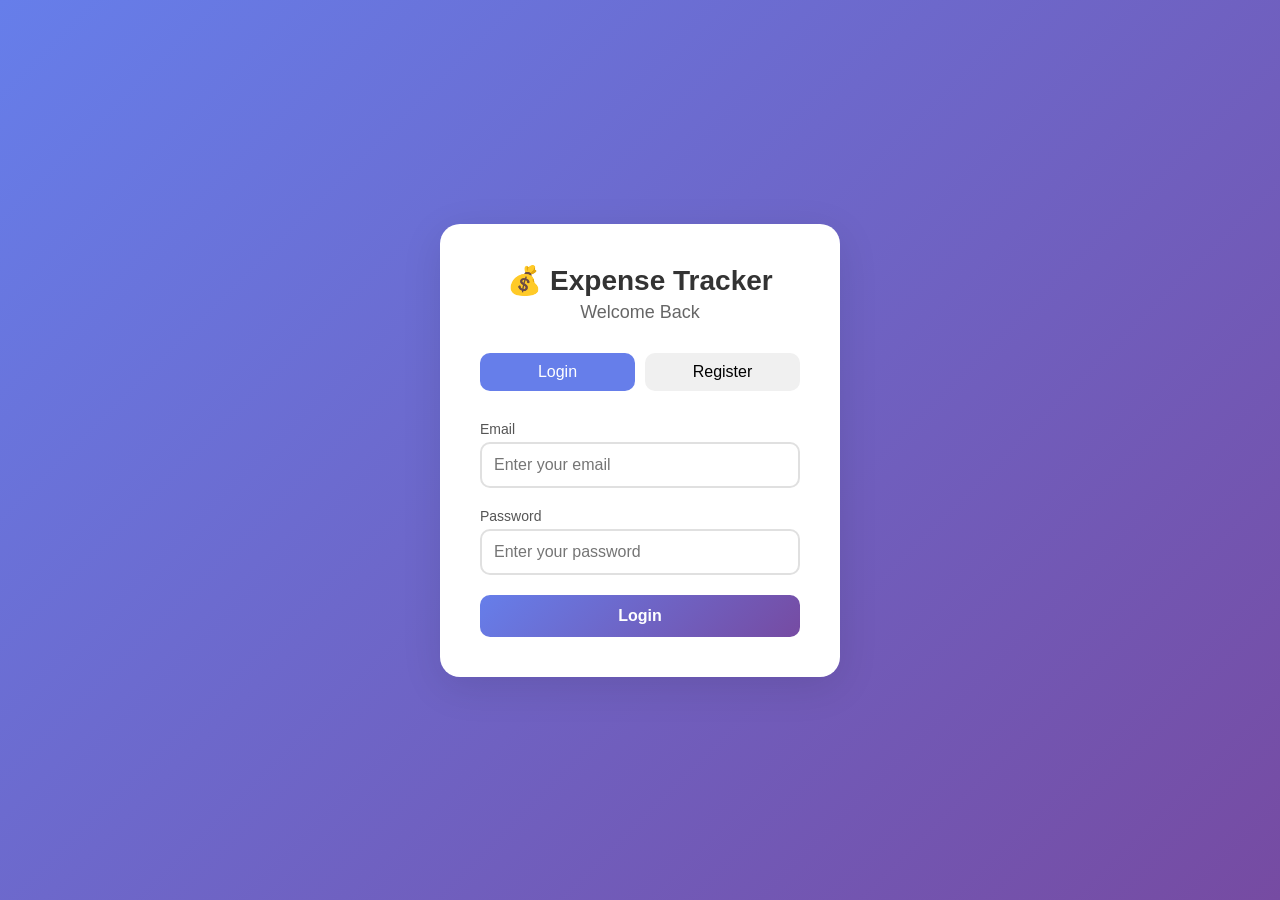
<file: frontend/index.html>
<!DOCTYPE html>
<html lang="en">
<head>
    <meta charset="UTF-8">
    <meta name="viewport" content="width=device-width, initial-scale=1.0">
    <title>Expense Tracker - Login</title>
    <link rel="stylesheet" href="styles.css">
</head>
<body>
    <div class="auth-container">
        <div class="auth-box">
            <h1>💰 Expense Tracker</h1>
            <h2>Welcome Back</h2>
            
            <div class="auth-tabs">
                <button class="tab-btn active" onclick="switchTab('login')">Login</button>
                <button class="tab-btn" onclick="switchTab('register')">Register</button>
            </div>

            <form id="loginForm" class="auth-form">
                <div class="form-group">
                    <label for="loginEmail">Email</label>
                    <input type="email" id="loginEmail" placeholder="Enter your email" required>
                </div>
                <div class="form-group">
                    <label for="loginPassword">Password</label>
                    <input type="password" id="loginPassword" placeholder="Enter your password" required>
                </div>
                <button type="submit" class="btn-primary">Login</button>
            </form>

            <form id="registerForm" class="auth-form hidden">
                <div class="form-group">
                    <label for="registerEmail">Email</label>
                    <input type="email" id="registerEmail" placeholder="Enter your email" required>
                </div>
                <div class="form-group">
                    <label for="registerPassword">Password</label>
                    <input type="password" id="registerPassword" placeholder="Create a password" required>
                </div>
                <div class="form-group">
                    <label for="registerConfirmPassword">Confirm Password</label>
                    <input type="password" id="registerConfirmPassword" placeholder="Confirm your password" required>
                </div>
                <button type="submit" class="btn-primary">Register</button>
            </form>

            <div id="message" class="message"></div>
        </div>
    </div>

    <script src="script.js"></script>
</body>
</html>
</file>
<file: frontend/styles.css>
* {
    margin: 0;
    padding: 0;
    box-sizing: border-box;
}

body {
    font-family: -apple-system, BlinkMacSystemFont, 'Segoe UI', Roboto, Oxygen, Ubuntu, sans-serif;
    background: linear-gradient(135deg, #667eea 0%, #764ba2 100%);
    min-height: 100vh;
    color: #333;
}

/* Auth Styles */
.auth-container {
    display: flex;
    justify-content: center;
    align-items: center;
    min-height: 100vh;
    padding: 20px;
}

.auth-box {
    background: white;
    padding: 40px;
    border-radius: 20px;
    box-shadow: 0 10px 40px rgba(0,0,0,0.1);
    width: 100%;
    max-width: 400px;
}

.auth-box h1 {
    text-align: center;
    font-size: 28px;
    margin-bottom: 5px;
    color: #333;
}

.auth-box h2 {
    text-align: center;
    font-size: 18px;
    font-weight: 400;
    color: #666;
    margin-bottom: 30px;
}

.auth-tabs {
    display: flex;
    gap: 10px;
    margin-bottom: 30px;
}

.tab-btn {
    flex: 1;
    padding: 10px;
    border: none;
    background: #f0f0f0;
    border-radius: 10px;
    cursor: pointer;
    font-size: 16px;
    font-weight: 500;
    transition: all 0.3s;
}

.tab-btn.active {
    background: #667eea;
    color: white;
}

.auth-form {
    display: flex;
    flex-direction: column;
    gap: 20px;
}

.auth-form.hidden {
    display: none;
}

.form-group {
    display: flex;
    flex-direction: column;
    gap: 5px;
}

.form-group label {
    font-weight: 500;
    font-size: 14px;
    color: #555;
}

.form-group input,
.form-group select {
    padding: 12px;
    border: 2px solid #e0e0e0;
    border-radius: 10px;
    font-size: 16px;
    transition: border-color 0.3s;
}

.form-group input:focus,
.form-group select:focus {
    outline: none;
    border-color: #667eea;
}

.btn-primary {
    padding: 12px;
    background: linear-gradient(135deg, #667eea 0%, #764ba2 100%);
    color: white;
    border: none;
    border-radius: 10px;
    font-size: 16px;
    font-weight: 600;
    cursor: pointer;
    transition: transform 0.2s, box-shadow 0.2s;
}

.btn-primary:hover {
    transform: translateY(-2px);
    box-shadow: 0 5px 20px rgba(102, 126, 234, 0.4);
}

.btn-secondary {
    padding: 10px 20px;
    background: #f0f0f0;
    color: #333;
    border: none;
    border-radius: 10px;
    font-size: 14px;
    font-weight: 500;
    cursor: pointer;
    transition: all 0.3s;
}

.btn-secondary:hover {
    background: #e0e0e0;
}

.message {
    margin-top: 20px;
    padding: 10px;
    border-radius: 10px;
    display: none;
}

.message.success {
    display: block;
    background: #d4edda;
    color: #155724;
    border: 1px solid #c3e6cb;
}

.message.error {
    display: block;
    background: #f8d7da;
    color: #721c24;
    border: 1px solid #f5c6cb;
}

/* Dashboard Styles */
.navbar {
    background: white;
    box-shadow: 0 2px 10px rgba(0,0,0,0.1);
    position: sticky;
    top: 0;
    z-index: 100;
}

.nav-container {
    max-width: 1200px;
    margin: 0 auto;
    padding: 15px 20px;
    display: flex;
    justify-content: space-between;
    align-items: center;
}

.nav-container h1 {
    font-size: 24px;
    color: #333;
}

.nav-links {
    display: flex;
    align-items: center;
    gap: 20px;
}

.user-email {
    color: #666;
    font-weight: 500;
}

.dashboard-container {
    max-width: 1200px;
    margin: 0 auto;
    padding: 20px;
}

.summary-cards {
    display: grid;
    grid-template-columns: repeat(auto-fit, minmax(200px, 1fr));
    gap: 20px;
    margin-bottom: 30px;
}

.card {
    background: white;
    padding: 20px;
    border-radius: 15px;
    box-shadow: 0 2px 10px rgba(0,0,0,0.05);
}

.card h3 {
    font-size: 14px;
    color: #666;
    margin-bottom: 10px;
}

.card p {
    font-size: 28px;
    font-weight: 700;
    color: #333;
}

.main-content {
    display: grid;
    grid-template-columns: 1fr 1fr;
    gap: 30px;
    margin-bottom: 30px;
}

.chart-container {
    background: white;
    padding: 20px;
    border-radius: 15px;
    box-shadow: 0 2px 10px rgba(0,0,0,0.05);
    height: 400px;
}

.chart-container h3 {
    margin-bottom: 20px;
}

.add-expense {
    background: white;
    padding: 20px;
    border-radius: 15px;
    box-shadow: 0 2px 10px rgba(0,0,0,0.05);
}

.add-expense h3 {
    margin-bottom: 20px;
}

.add-expense form {
    display: flex;
    flex-direction: column;
    gap: 15px;
}

.receipt-scanner {
    margin-top: 20px;
    padding-top: 20px;
    border-top: 2px solid #f0f0f0;
}

.receipt-scanner h4 {
    margin-bottom: 15px;
}

.receipt-scanner input[type="file"] {
    display: block;
    margin-bottom: 10px;
}

.scan-results {
    margin-top: 10px;
    padding: 10px;
    background: #f8f9fa;
    border-radius: 10px;
    display: none;
}

.scan-results.visible {
    display: block;
}

.expenses-list {
    background: white;
    padding: 20px;
    border-radius: 15px;
    box-shadow: 0 2px 10px rgba(0,0,0,0.05);
}

.expenses-list h3 {
    margin-bottom: 20px;
}

#expensesList {
    display: flex;
    flex-direction: column;
    gap: 10px;
}

.expense-item {
    display: flex;
    justify-content: space-between;
    align-items: center;
    padding: 15px;
    background: #f8f9fa;
    border-radius: 10px;
    border-left: 4px solid #667eea;
}

.expense-info {
    display: flex;
    flex-direction: column;
    gap: 5px;
}

.expense-description {
    font-weight: 500;
}

.expense-details {
    font-size: 14px;
    color: #666;
}

.expense-amount {
    font-weight: 700;
    font-size: 18px;
    color: #333;
}

.delete-btn {
    background: #dc3545;
    color: white;
    border: none;
    padding: 5px 15px;
    border-radius: 5px;
    cursor: pointer;
    font-size: 12px;
}

.delete-btn:hover {
    background: #c82333;
}

/* Responsive */
@media (max-width: 768px) {
    .main-content {
        grid-template-columns: 1fr;
    }
    
    .auth-box {
        padding: 20px;
    }
    
    .summary-cards {
        grid-template-columns: 1fr 1fr;
    }
}
</file>
